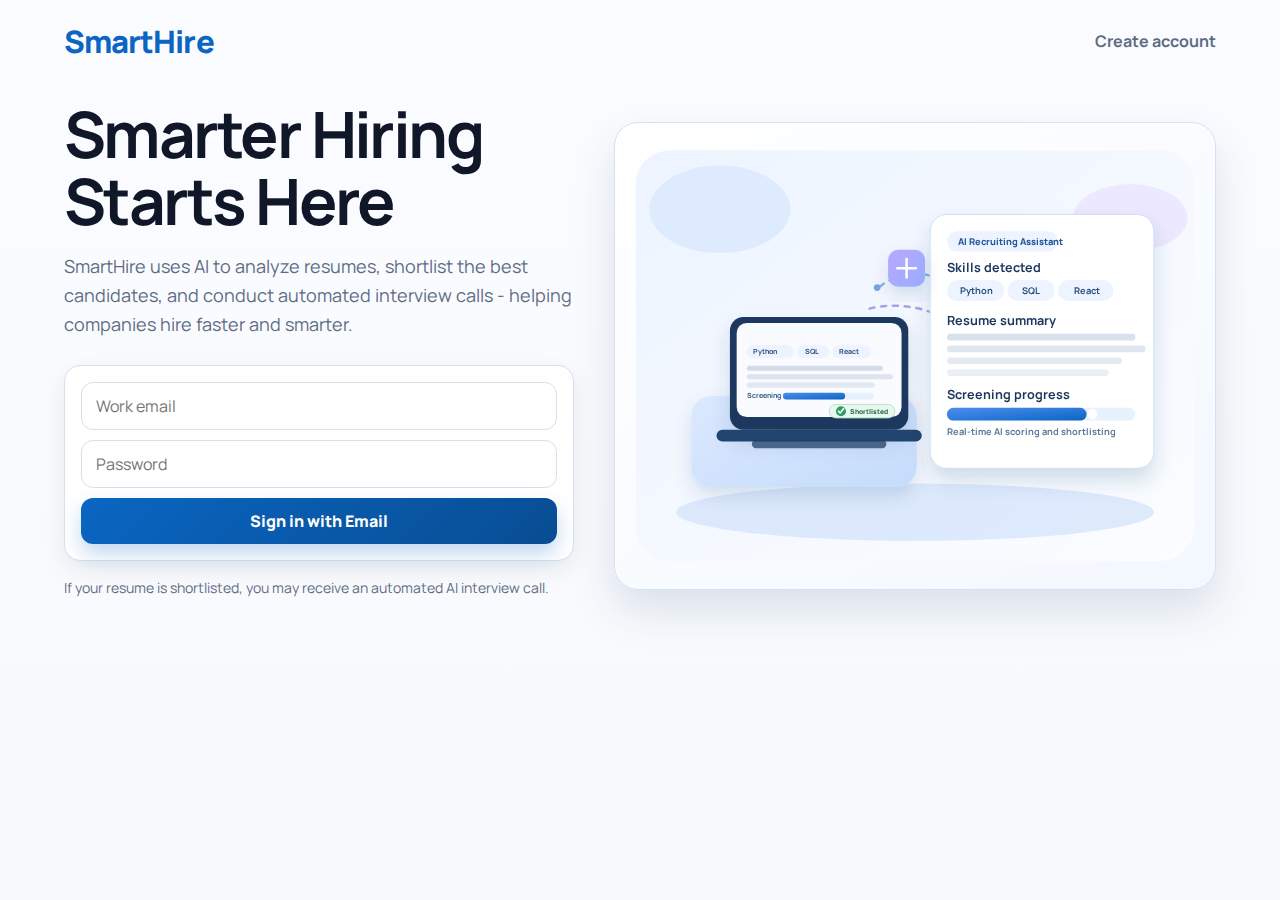
<file: Frontend/index.html>
<!DOCTYPE html>
<html lang="en">
<head>
    <meta charset="UTF-8">
    <meta name="viewport" content="width=device-width, initial-scale=1.0">
    <title>SmartHire - Login</title>
    <link rel="stylesheet" href="css/landing.css">
</head>
<body>
<header class="nav">
    <a href="index.html" class="logo">SmartHire</a>
    <a href="register.html" class="nav-link">Create account</a>
</header>

<main class="hero">
    <section class="hero-copy">
        <h1>Smarter Hiring Starts Here</h1>
        <p class="description">SmartHire uses AI to analyze resumes, shortlist the best candidates, and conduct automated interview calls - helping companies hire faster and smarter.</p>

        <form id="loginForm" class="login-card">
            <input type="email" id="email" placeholder="Work email" required>
            <input type="password" id="password" placeholder="Password" required>
            <button type="submit">Sign in with Email</button>
        </form>

        <p class="foot-note">If your resume is shortlisted, you may receive an automated AI interview call.</p>
    </section>

    <section class="hero-visual" aria-hidden="true">
        <div class="visual-wrap">
            <svg viewBox="0 0 680 520" role="presentation">
                <defs>
                    <linearGradient id="canvasBg" x1="0" y1="0" x2="1" y2="1">
                        <stop offset="0%" stop-color="#edf4ff" />
                        <stop offset="100%" stop-color="#fbfdff" />
                    </linearGradient>
                    <linearGradient id="primaryGrad" x1="0" y1="0" x2="1" y2="1">
                        <stop offset="0%" stop-color="#4e8ef0" />
                        <stop offset="100%" stop-color="#0a66c2" />
                    </linearGradient>
                    <linearGradient id="softViolet" x1="0" y1="0" x2="1" y2="1">
                        <stop offset="0%" stop-color="#b8a9ff" />
                        <stop offset="100%" stop-color="#98adff" />
                    </linearGradient>
                    <linearGradient id="deskGrad" x1="0" y1="0" x2="1" y2="1">
                        <stop offset="0%" stop-color="#dce9ff" />
                        <stop offset="100%" stop-color="#c5dcfb" />
                    </linearGradient>
                    <filter id="softShadow" x="-40%" y="-40%" width="180%" height="180%">
                        <feDropShadow dx="0" dy="10" stdDeviation="10" flood-color="#123a73" flood-opacity="0.14" />
                    </filter>
                    <filter id="cardShadow" x="-40%" y="-40%" width="180%" height="180%">
                        <feDropShadow dx="0" dy="14" stdDeviation="12" flood-color="#0f3a76" flood-opacity="0.16" />
                    </filter>
                </defs>
                <rect x="8" y="16" width="664" height="488" rx="40" fill="url(#canvasBg)" />
                <ellipse cx="108" cy="86" rx="84" ry="52" fill="#deebff" />
                <ellipse cx="596" cy="96" rx="68" ry="40" fill="#ece8ff" />
                <ellipse cx="340" cy="446" rx="284" ry="34" fill="#d4e3fb" opacity="0.76" />

                <g opacity="0.82">
                    <path d="M298 178c24-20 64-20 86 0" fill="none" stroke="#75a6ea" stroke-width="3" stroke-linecap="round" stroke-dasharray="6 8" />
                    <path d="M286 204c30-8 70-2 96 16" fill="none" stroke="#988fe8" stroke-width="3" stroke-linecap="round" stroke-dasharray="6 8" />
                    <circle cx="295" cy="179" r="4" fill="#5b92e0" />
                    <circle cx="381" cy="220" r="4" fill="#8b80dd" />
                </g>

                <g filter="url(#softShadow)">
                    <rect x="74" y="308" width="268" height="108" rx="24" fill="url(#deskGrad)" />
                </g>

                <g filter="url(#cardShadow)">
                    <rect x="120" y="214" width="212" height="134" rx="16" fill="#1f385f" />
                    <rect x="128" y="221" width="196" height="112" rx="12" fill="#f9fbff" />
                    <rect x="140" y="247" width="56" height="16" rx="8" fill="#edf4ff" />
                    <rect x="200" y="247" width="38" height="16" rx="8" fill="#edf4ff" />
                    <rect x="242" y="247" width="46" height="16" rx="8" fill="#edf4ff" />
                    <text x="147" y="258" font-family="Manrope, Segoe UI, sans-serif" font-size="8.5" fill="#2b4f7f" font-weight="700">Python</text>
                    <text x="209" y="258" font-family="Manrope, Segoe UI, sans-serif" font-size="8.5" fill="#2b4f7f" font-weight="700">SQL</text>
                    <text x="250" y="258" font-family="Manrope, Segoe UI, sans-serif" font-size="8.5" fill="#2b4f7f" font-weight="700">React</text>

                    <rect x="140" y="272" width="162" height="6" rx="3" fill="#9cb0cd" opacity="0.4" />
                    <rect x="140" y="282" width="174" height="6" rx="3" fill="#9cb0cd" opacity="0.3" />
                    <rect x="140" y="292" width="152" height="6" rx="3" fill="#9cb0cd" opacity="0.25" />

                    <text x="140" y="310" font-family="Manrope, Segoe UI, sans-serif" font-size="8.5" fill="#325885" font-weight="700">Screening</text>
                    <rect x="183" y="304" width="108" height="8" rx="4" fill="#e7f0fe" />
                    <rect x="183" y="304" width="74" height="8" rx="4" fill="url(#primaryGrad)" />

                    <rect x="238" y="318" width="78" height="16" rx="8" fill="#e9f8ef" stroke="#b5ddc5" />
                    <circle cx="252" cy="326" r="6" fill="#2e9d66" />
                    <path d="M249 326l2 2 4-5" fill="none" stroke="#ffffff" stroke-width="1.9" stroke-linecap="round" stroke-linejoin="round" />
                    <text x="263" y="329" font-family="Manrope, Segoe UI, sans-serif" font-size="8" fill="#216943" font-weight="800">Shortlisted</text>
                </g>

                <g>
                    <rect x="104" y="348" width="244" height="14" rx="7" fill="#21456e" />
                    <rect x="146" y="360" width="160" height="10" rx="5" fill="#1e3f66" opacity="0.75" />
                </g>

                <g filter="url(#cardShadow)">
                    <rect x="358" y="92" width="266" height="302" rx="20" fill="#ffffff" stroke="#c6d8f6" />
                    <rect x="378" y="112" width="132" height="24" rx="12" fill="#eef4ff" />
                    <text x="391" y="128" font-family="Manrope, Segoe UI, sans-serif" font-size="11" fill="#23589b" font-weight="800">AI Recruiting Assistant</text>

                    <text x="378" y="160" font-family="Manrope, Segoe UI, sans-serif" font-size="15" fill="#1b365d" font-weight="700">Skills detected</text>
                    <rect x="378" y="170" width="68" height="25" rx="12.5" fill="#edf4ff" />
                    <rect x="450" y="170" width="56" height="25" rx="12.5" fill="#edf4ff" />
                    <rect x="510" y="170" width="66" height="25" rx="12.5" fill="#edf4ff" />
                    <text x="394" y="187" font-family="Manrope, Segoe UI, sans-serif" font-size="11" fill="#2b4f7f" font-weight="700">Python</text>
                    <text x="467" y="187" font-family="Manrope, Segoe UI, sans-serif" font-size="11" fill="#2b4f7f" font-weight="700">SQL</text>
                    <text x="529" y="187" font-family="Manrope, Segoe UI, sans-serif" font-size="11" fill="#2b4f7f" font-weight="700">React</text>

                    <text x="378" y="224" font-family="Manrope, Segoe UI, sans-serif" font-size="15" fill="#1b365d" font-weight="700">Resume summary</text>
                    <rect x="378" y="234" width="224" height="8" rx="4" fill="#97adca" opacity="0.36" />
                    <rect x="378" y="248" width="236" height="8" rx="4" fill="#97adca" opacity="0.3" />
                    <rect x="378" y="262" width="208" height="8" rx="4" fill="#97adca" opacity="0.25" />
                    <rect x="378" y="276" width="192" height="8" rx="4" fill="#97adca" opacity="0.2" />

                    <text x="378" y="312" font-family="Manrope, Segoe UI, sans-serif" font-size="15" fill="#1b365d" font-weight="700">Screening progress</text>
                    <rect x="378" y="322" width="224" height="15" rx="7.5" fill="#e8f1fe" />
                    <rect x="378" y="322" width="166" height="15" rx="7.5" fill="url(#primaryGrad)" />
                    <circle cx="551" cy="329.5" r="6" fill="#ffffff" />
                    <text x="378" y="354" font-family="Manrope, Segoe UI, sans-serif" font-size="11" fill="#5d769a" font-weight="700">Real-time AI scoring and shortlisting</text>
                </g>

                <g filter="url(#softShadow)">
                    <rect x="308" y="134" width="44" height="44" rx="12" fill="url(#softViolet)" />
                    <path d="M330 145v22M319 156h22" stroke="#ffffff" stroke-width="3" stroke-linecap="round" />
                </g>
            </svg>
        </div>
    </section>
</main>

<script src="js/auth.js"></script>
</body>
</html>
</file>
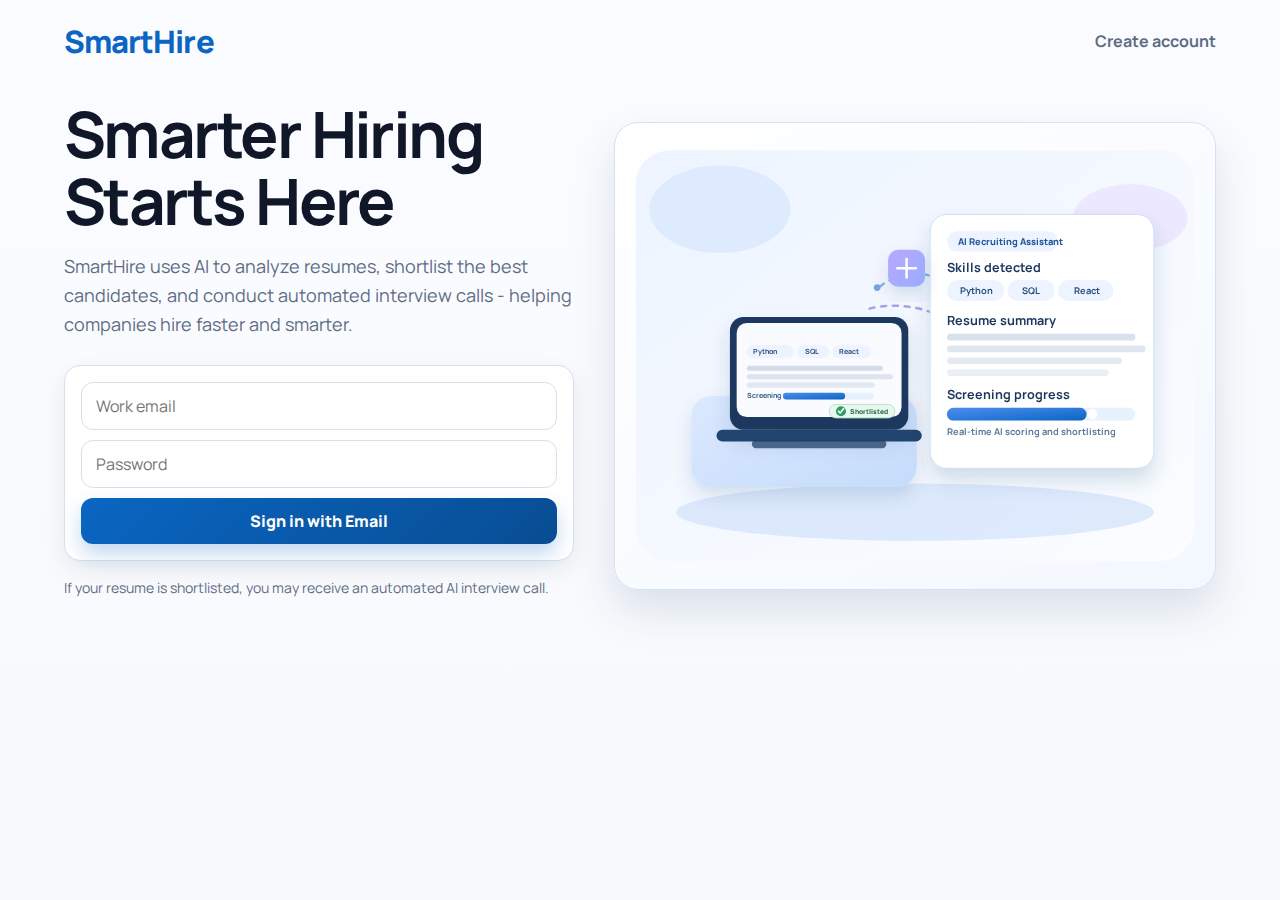
<file: Frontend/admin-dashboard.html>
<!DOCTYPE html>
<html lang="en">
<head>
    <meta charset="UTF-8">
    <title>SmartHire - Admin Dashboard</title>
    <link rel="stylesheet" href="css/dashboard.css">
</head>
<body>

<script>
    const token = localStorage.getItem("token");
    const role = localStorage.getItem("role");

    if (!token) {
        window.location.href = "index.html";
    } else if ((role || "").toLowerCase() !== "admin") {
        window.location.href = "index.html";
    }
</script>

<header class="navbar">
    <h2>Admin Dashboard</h2>
    <div class="navbar-actions">
        <a class="nav-link-btn" href="jobs.html">Browse Jobs</a>
        <button class="logout-btn" onclick="logout()">Logout</button>
    </div>
</header>

<main class="dashboard-shell">
    <section class="stats-grid" id="adminStats"></section>

    <section class="panel">
        <div class="panel-head">
            <h3>Users by Role</h3>
        </div>
        <div id="usersByRole" class="stack-list"></div>
    </section>

    <section class="panel">
        <div class="panel-head">
            <h3>Recent Jobs</h3>
        </div>
        <div id="recentJobs" class="stack-list"></div>
    </section>

    <section class="panel">
        <div class="panel-head">
            <h3>Applications by Status</h3>
        </div>
        <div id="applicationsByStatus" class="stack-list"></div>
    </section>

</main>

<script src="js/admin-dashboard.js"></script>
<script>
function logout() {
    localStorage.removeItem("token");
    localStorage.removeItem("role");
    window.location.href = "index.html";
}
</script>
</body>
</html>
</file>
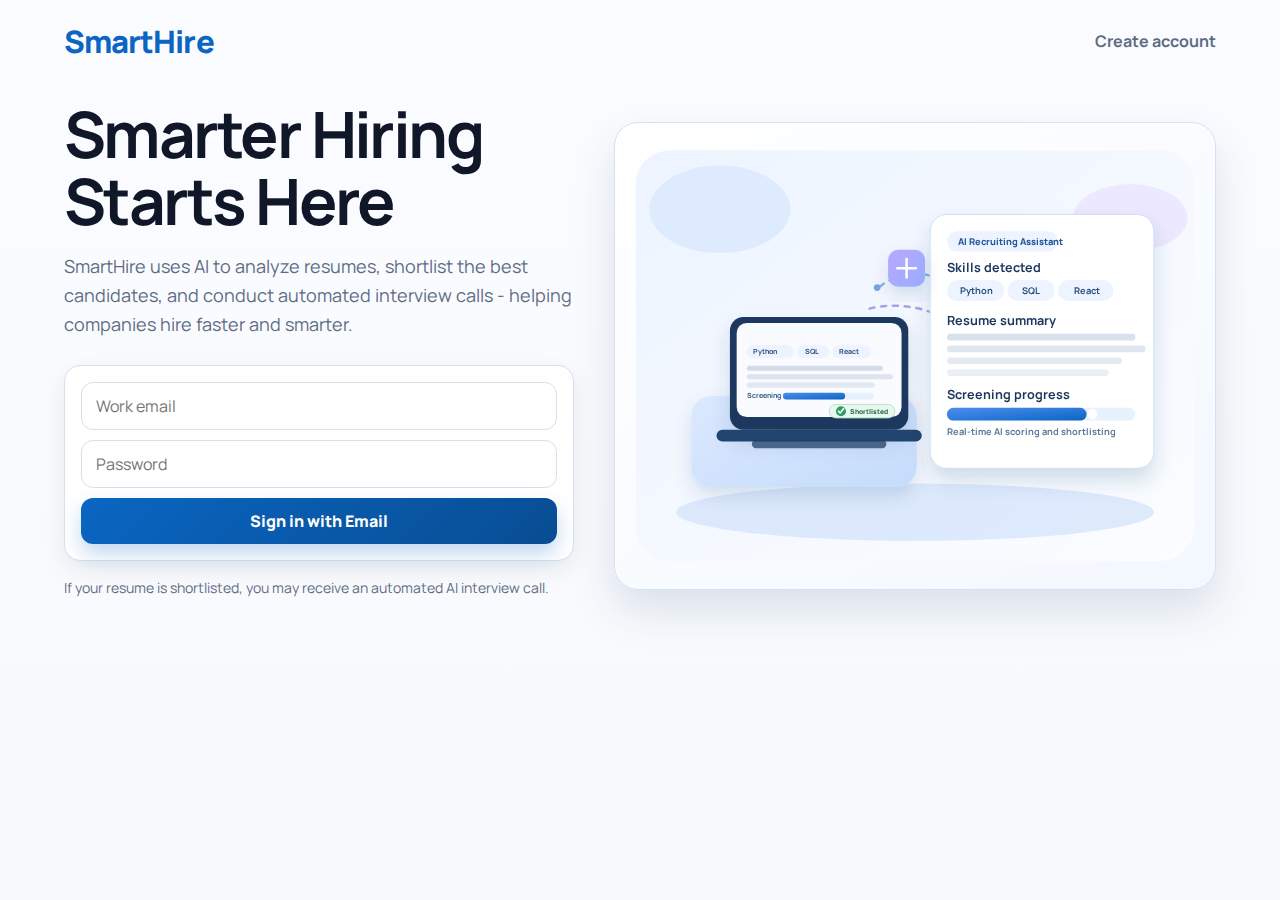
<file: Frontend/admin-users.html>
<!DOCTYPE html>
<html lang="en">
<head>
    <meta charset="UTF-8">
    <title>SmartHire - Users by Role</title>
    <link rel="stylesheet" href="css/dashboard.css">
</head>
<body>

<script>
    const token = localStorage.getItem("token");
    const role = localStorage.getItem("role");

    if (!token) {
        window.location.href = "index.html";
    } else if ((role || "").toLowerCase() !== "admin") {
        window.location.href = "index.html";
    }
</script>

<header class="navbar">
    <h2 id="rolePageTitle">Users</h2>
    <div class="navbar-actions">
        <a class="nav-link-btn" href="admin-dashboard.html">Back to Dashboard</a>
        <button class="logout-btn" onclick="logout()">Logout</button>
    </div>
</header>

<main class="dashboard-shell">
    <section class="panel">
        <div class="panel-head">
            <h3 id="roleListHeading">Role Users</h3>
            <button id="createAdminBtn" class="btn-inline" type="button" style="display: none;">Create Admin</button>
        </div>
        <div id="roleUsersList" class="stack-list"></div>
    </section>

    <section class="panel" id="createAdminPanel" style="display: none;">
        <div class="panel-head">
            <h3>New Admin</h3>
        </div>
        <form id="createAdminForm" class="grid-form">
            <input id="adminName" type="text" placeholder="Name" required>
            <input id="adminEmail" type="email" placeholder="Email" required>
            <input id="adminPhone" type="text" placeholder="Phone Number" required>
            <input id="adminPassword" type="password" placeholder="Password" required>
            <button class="btn-inline create-submit-btn" type="submit">Create</button>
            <p id="createAdminMessage" class="empty-state" style="display: none;"></p>
        </form>
    </section>
</main>

<script src="js/admin-users.js"></script>
<script>
function logout() {
    localStorage.removeItem("token");
    localStorage.removeItem("role");
    window.location.href = "index.html";
}
</script>
</body>
</html>
</file>
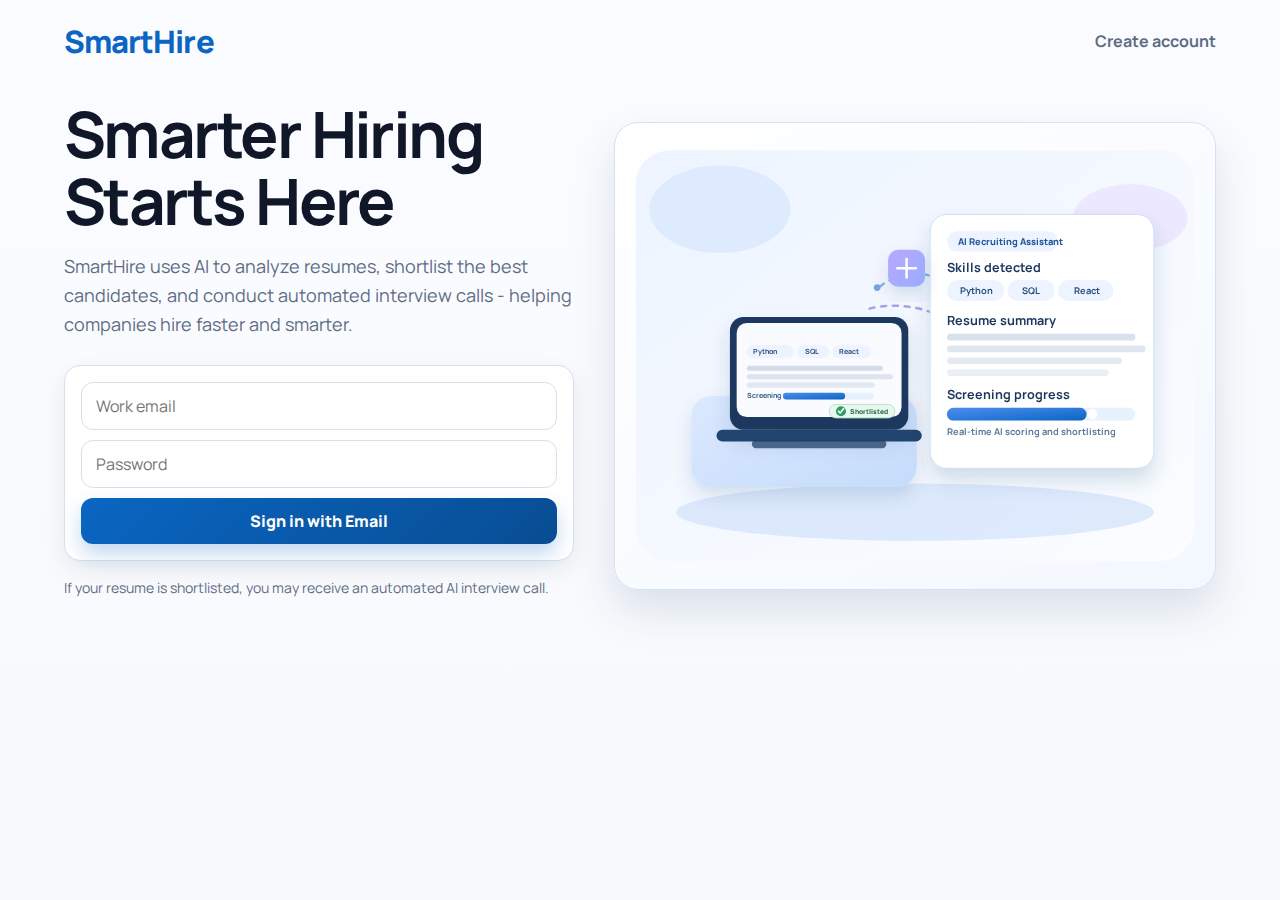
<file: Frontend/dashboard.html>
<!DOCTYPE html>
<html lang="en">
<head>
    <meta charset="UTF-8">
    <title>SmartHire - Dashboard</title>
    <link rel="stylesheet" href="css/dashboard.css">
</head>

<body>

<!-- Auth Check -->
<script>
    const token = localStorage.getItem("token");

    if (!token) {
        window.location.href = "index.html";
    }
</script>

<!-- Navbar -->
<header class="navbar">
    <h2>SmartHire</h2>
    <div class="navbar-actions">
        <a class="nav-link-btn" href="jobs.html">Browse Jobs</a>
        <button class="logout-btn" onclick="logout()">Logout</button>
    </div>
</header>

<div class="dashboard-layout">
    
    <!-- LEFT PROFILE -->
    <div class="profile-card">
        <h3 id="profileName">User Name</h3>
        <p id="profileEmail"></p>
        <button onclick="showApplications()">Applications</button>
        <button onclick="showProfile()">View Profile</button>
        <button onclick="openProfile()">Update Profile</button>
    </div>

    <!-- MIDDLE MAIN CONTENT -->
    <div class="main-content">

        <!-- APPLICATION VIEW -->
        <div id="applicationsView">
            <h2>My Job Applications</h2>
            <div id="applicationsContainer"></div>
        </div>

        <!-- PROFILE VIEW -->
        <div id="profileView" style="display:none;">
            <h2>My Profile</h2>

            <p><b>Full Name:</b> <span id="viewFullName"></span></p>
            <p><b>Email:</b> <span id="viewEmail"></span></p>
            <p><b>Phone Number:</b> <span id="viewPhone"></span></p>
            <p><b>Company:</b> <span id="viewCompany"></span></p>
            <p><b>Experience:</b> <span id="viewExperience"></span></p>
            <p><b>Skills:</b> <span id="viewSkills"></span></p>

        </div>

    </div>


    <!-- RIGHT SIDE -->
    <div class="right-column">
        <div class="right-panel">
            <h3>Application Insights</h3>
            <p><b>Total Applications:</b> <span id="insightTotalApplications">0</span></p>
            <p><b>Shortlisted:</b> <span id="insightShortlisted">0</span></p>
            <p><b>Rejected:</b> <span id="insightRejected">0</span></p>
            <p><b>Interview Scheduled:</b> <span id="insightInterviewScheduled">0</span></p>
        </div>

        <div class="update-panel">
            <h3>SmartHire Update</h3>
            <p>Our AI reviews every application.</p>
            <p>If your resume is shortlisted, you will receive an automated interview call.</p>
            <p><b>Make sure your phone number is active.</b></p>
        </div>
    </div>

</div>

<div id="profileModal" class="modal">
    <div class="modal-content">

        <h3>Update Profile</h3>

        <form id="profileForm">

            <input id="updateFullName" placeholder="Full Name">

            <input id="updateCompany" placeholder="Company Name">

            <select id="updateExperience">
                <option value="">Select Experience</option>
                <option value="fresher">Fresher</option>
                <option value="1 to 3 years">1 to 3 years</option>
                <option value="4 to 8 years">4 to 8 years</option>
                <option value="9 and above">9 and above</option>
            </select>

            <input id="updateSkills" placeholder="Skills">

            <button type="submit">Save</button>
            <button type="button" onclick="closeProfile()">Cancel</button>

        </form>

    </div>
</div>



<script src="js/dashboard.js?v=20260221-3"></script>

<script>
function logout() {
    localStorage.removeItem("token");
    localStorage.removeItem("role");
    window.location.href = "index.html";
}
</script>

</body>
</html>
</file>
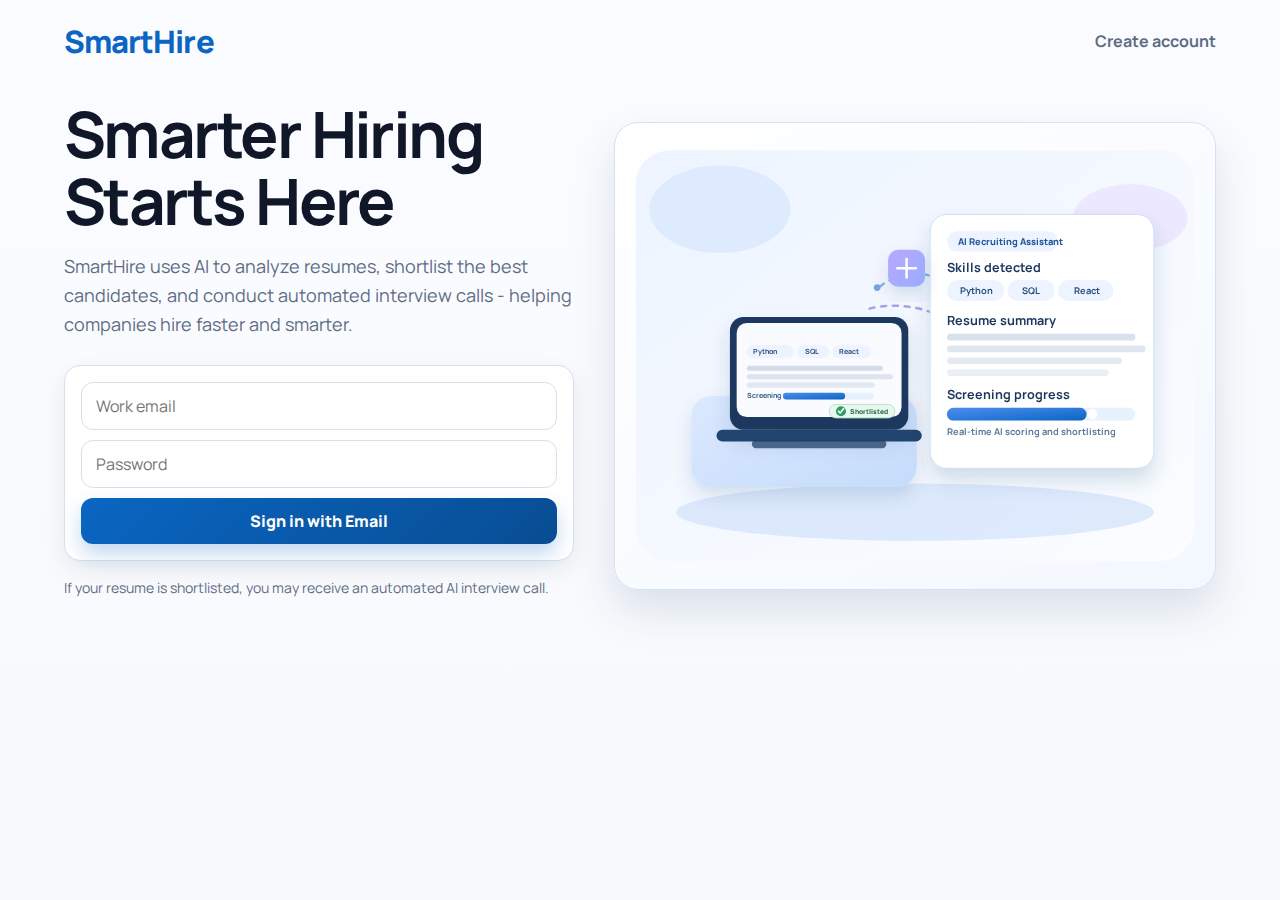
<file: Frontend/job-listing.html>
<!DOCTYPE html>
<html lang="en">
<head>
    <meta charset="UTF-8">
    <title>SmartHire - Job Listing</title>
    <link rel="stylesheet" href="css/dashboard.css">
</head>
<body>

<script>
    const token = localStorage.getItem("token");
    const role = localStorage.getItem("role");

    if (!token) {
        window.location.href = "index.html";
    } else if ((role || "").toLowerCase() !== "recruiter") {
        window.location.href = "index.html";
    }
</script>

<header class="navbar">
    <h2>Job Listing</h2>
    <div class="navbar-actions">
        <a class="nav-link-btn" href="recruiter.html">Dashboard</a>
        <button class="logout-btn" onclick="logout()">Logout</button>
    </div>
</header>

<main class="dashboard-shell">
    <section class="panel">
        <div class="panel-head">
            <h3>Create Job</h3>
        </div>
        <form id="createJobForm" class="grid-form">
            <input id="jobTitle" type="text" placeholder="Job Title" required>
            <input id="jobRole" type="text" placeholder="Role">
            <input id="jobLocation" type="text" placeholder="Location">
            <input id="jobMode" type="text" placeholder="Mode (Remote/Hybrid/Onsite)">
            <input id="jobPackage" type="text" placeholder="Package">
            <input id="jobExperience" type="number" placeholder="Experience Required (Years)">
            <input id="resumeMin" type="number" placeholder="Min Resume Score">
            <input id="interviewMin" type="number" placeholder="Min Interview Score">
            <textarea id="jobDescription" placeholder="Job Description"></textarea>
            <button type="submit">Create Job</button>
        </form>
    </section>

    <section class="panel">
        <div class="panel-head">
            <h3>My Jobs</h3>
        </div>
        <div id="myJobsList" class="stack-list"></div>
    </section>
</main>

<script src="js/job-listing.js"></script>
<script>
function logout() {
    localStorage.removeItem("token");
    localStorage.removeItem("role");
    window.location.href = "index.html";
}
</script>
</body>
</html>
</file>
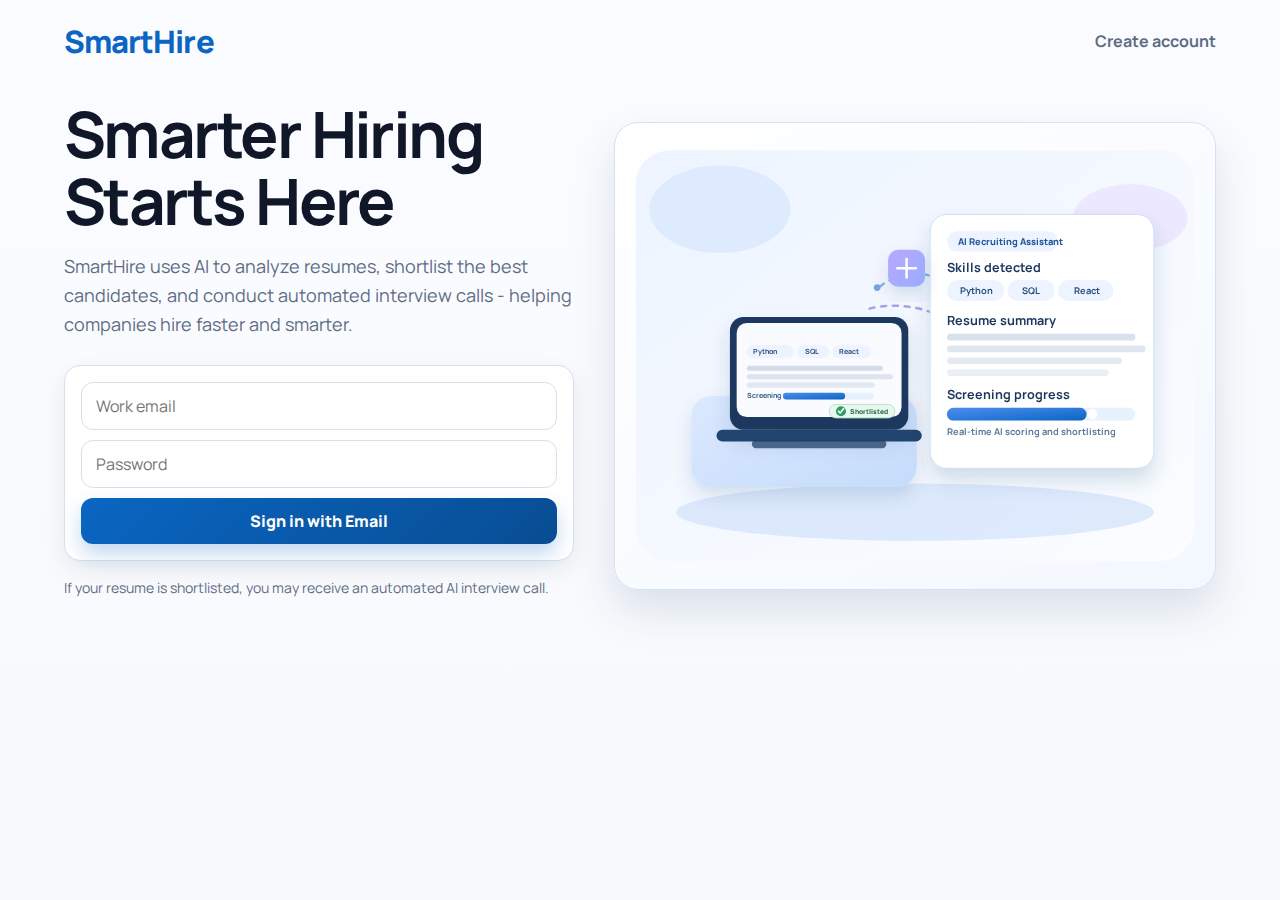
<file: Frontend/jobs.html>
<!DOCTYPE html>
<html lang="en">
<head>
    <meta charset="UTF-8">
    <title>SmartHire - Jobs</title>
    <link rel="stylesheet" href="css/dashboard.css">
</head>

<body>

<!-- Authentication Check -->
<script>
    const token = localStorage.getItem("token");

    if (!token) {
        window.location.href = "index.html";
    }
</script>

<!-- Navbar -->
<header class="navbar">
    <h2>SmartHire</h2>
    <div class="navbar-actions">
        <a id="homeLink" class="nav-link-btn" href="dashboard.html">Home</a>
        <button class="logout-btn" onclick="logout()">Logout</button>
    </div>
</header>

<!-- Jobs Section -->
<div class="jobs-container">
    <h2>Available Jobs</h2>
    <input id="jobSearch" type="text" placeholder="Search by title, role, location, mode">
    <div id="jobsContainer"></div>
</div>

<!-- Load Jobs -->
<script src="js/jobs.js?v=20260221-100"></script>

<!-- Logout Script -->
<script>
function logout() {
    localStorage.removeItem("token");
    localStorage.removeItem("role");
    window.location.href = "index.html";
}
</script>

</body>
</html>
</file>
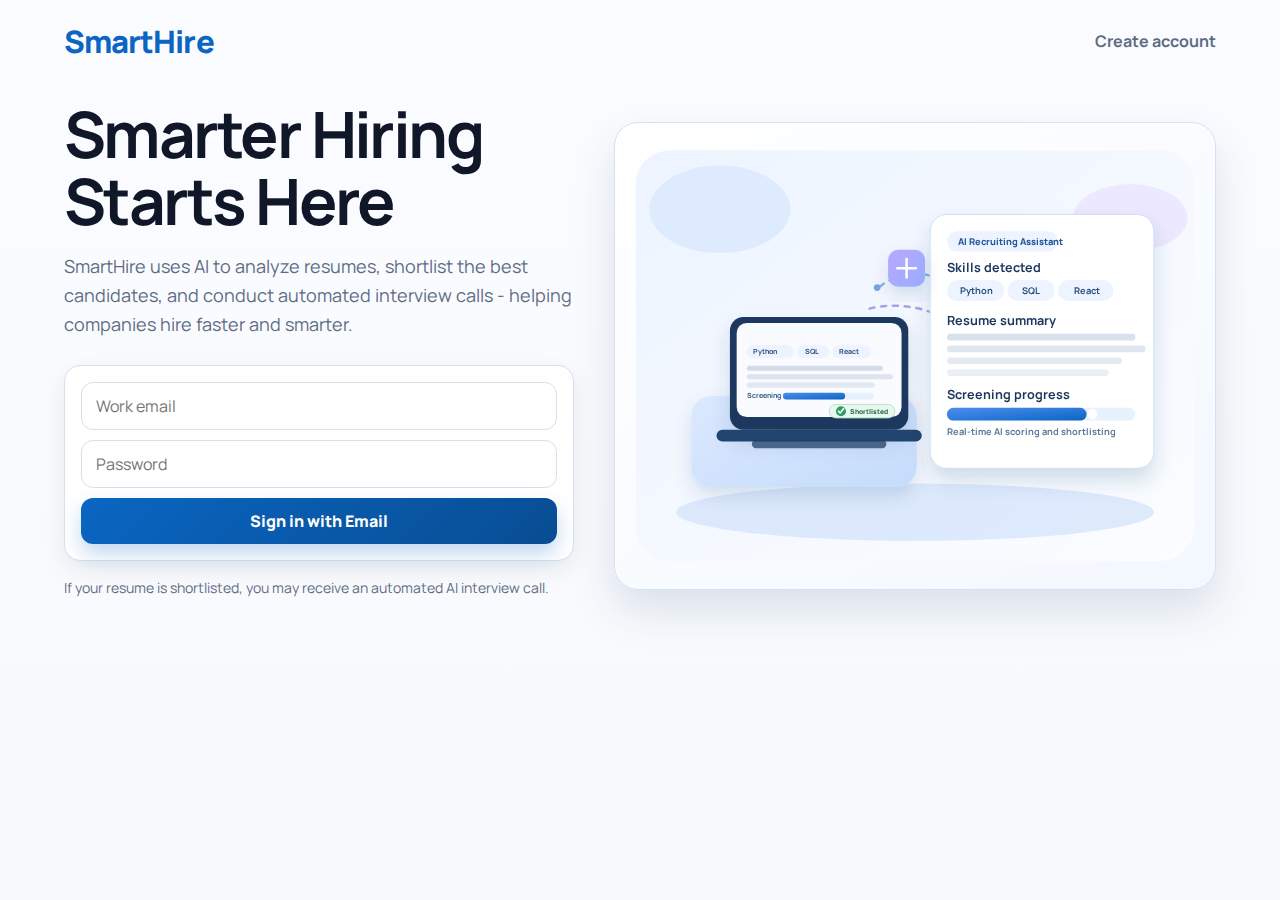
<file: Frontend/recruiter.html>
<!DOCTYPE html>
<html lang="en">
<head>
    <meta charset="UTF-8">
    <title>SmartHire - Recruiter Dashboard</title>
    <link rel="stylesheet" href="css/dashboard.css">
</head>
<body>

<script>
    const token = localStorage.getItem("token");
    const role = localStorage.getItem("role");

    if (!token) {
        window.location.href = "index.html";
    } else if ((role || "").toLowerCase() !== "recruiter") {
        window.location.href = "index.html";
    }
</script>

<header class="navbar">
    <h2>Recruiter Dashboard</h2>
    <div class="navbar-actions">
        <a class="nav-link-btn" href="job-listing.html">Manage Jobs</a>
        <button class="logout-btn" onclick="logout()">Logout</button>
    </div>
</header>

<main class="dashboard-shell">
    <section class="stats-grid" id="recruiterStats"></section>

    <section class="panel">
        <div class="panel-head">
            <h3>My Job Openings</h3>
        </div>
        <div id="recruiterJobs" class="stack-list"></div>
    </section>

    <section class="panel">
        <div class="panel-head">
            <h3>Applicants by Job</h3>
        </div>
        <div id="applicationsByJob" class="stack-list"></div>
    </section>
</main>

<script src="js/recruiter-dashboard.js"></script>
<script>
function logout() {
    localStorage.removeItem("token");
    localStorage.removeItem("role");
    window.location.href = "index.html";
}
</script>
</body>
</html>
</file>
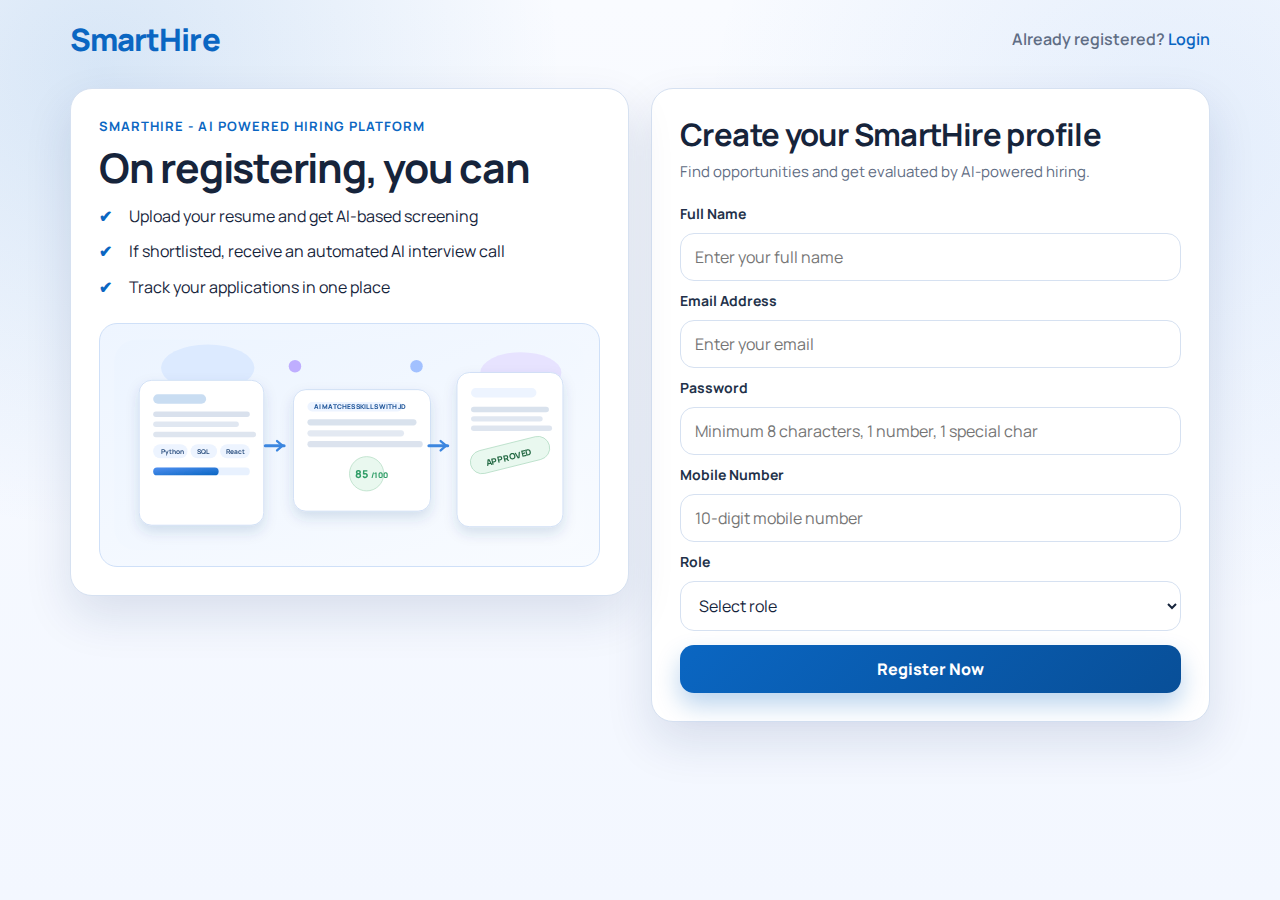
<file: Frontend/register.html>
<!DOCTYPE html>
<html lang="en">
<head>
    <meta charset="UTF-8">
    <meta name="viewport" content="width=device-width, initial-scale=1.0">
    <title>SmartHire - Register</title>
    <link rel="stylesheet" href="css/register.css">
</head>
<body>
<header class="register-nav">
    <a href="index.html" class="register-logo">SmartHire</a>
    <p>Already registered? <a href="index.html">Login</a></p>
</header>

<main class="register-shell">
    <section class="benefits-card">
        <p class="brand-line">SmartHire - AI Powered Hiring Platform</p>
        <h1>On registering, you can</h1>
        <ul>
            <li>Upload your resume and get AI-based screening</li>
            <li>If shortlisted, receive an automated AI interview call</li>
            <li>Track your applications in one place</li>
        </ul>

        <div class="illustration" aria-hidden="true">
            <svg viewBox="0 0 620 290" role="presentation">
                <defs>
                    <linearGradient id="illBg" x1="0" y1="0" x2="1" y2="1">
                        <stop offset="0%" stop-color="#ecf4ff" />
                        <stop offset="100%" stop-color="#f8fbff" />
                    </linearGradient>
                    <linearGradient id="illBlue" x1="0" y1="0" x2="1" y2="1">
                        <stop offset="0%" stop-color="#4f8ff0" />
                        <stop offset="100%" stop-color="#0a66c2" />
                    </linearGradient>
                    <filter id="illShadow" x="-30%" y="-30%" width="160%" height="160%">
                        <feDropShadow dx="0" dy="8" stdDeviation="8" flood-color="#0f3d78" flood-opacity="0.14" />
                    </filter>
                </defs>

                <rect x="8" y="10" width="604" height="270" rx="28" fill="url(#illBg)" />
                <ellipse cx="128" cy="46" rx="60" ry="30" fill="#dceaff" />
                <ellipse cx="530" cy="52" rx="52" ry="26" fill="#e7e3ff" />

                <g filter="url(#illShadow)">
                    <rect x="40" y="62" width="160" height="186" rx="16" fill="#ffffff" stroke="#c8daf4" />
                    <rect x="58" y="80" width="68" height="12" rx="6" fill="#0a66c2" opacity="0.22" />
                    <rect x="58" y="102" width="124" height="7" rx="3.5" fill="#91a9cb" opacity="0.35" />
                    <rect x="58" y="115" width="110" height="7" rx="3.5" fill="#91a9cb" opacity="0.28" />
                    <rect x="58" y="128" width="132" height="7" rx="3.5" fill="#91a9cb" opacity="0.3" />
                    <rect x="58" y="144" width="44" height="18" rx="9" fill="#edf4ff" />
                    <rect x="106" y="144" width="34" height="18" rx="9" fill="#edf4ff" />
                    <rect x="144" y="144" width="38" height="18" rx="9" fill="#edf4ff" />
                    <text x="68" y="157" font-family="Manrope, Segoe UI, sans-serif" font-size="8.5" fill="#2b4f7f" font-weight="700">Python</text>
                    <text x="114" y="157" font-family="Manrope, Segoe UI, sans-serif" font-size="8.5" fill="#2b4f7f" font-weight="700">SQL</text>
                    <text x="151" y="157" font-family="Manrope, Segoe UI, sans-serif" font-size="8.5" fill="#2b4f7f" font-weight="700">React</text>
                    <rect x="58" y="174" width="124" height="10" rx="5" fill="#e8f1fe" />
                    <rect x="58" y="174" width="84" height="10" rx="5" fill="url(#illBlue)" />
                </g>

                <g filter="url(#illShadow)">
                    <rect x="238" y="74" width="176" height="156" rx="16" fill="#ffffff" stroke="#c8daf4" />
                    <rect x="256" y="90" width="122" height="12" rx="6" fill="#edf4ff" />
                    <text x="265" y="99" font-family="Manrope, Segoe UI, sans-serif" font-size="8.5" fill="#23589b" font-weight="800">AI MATCHES SKILLS WITH JD</text>
                    <rect x="256" y="112" width="140" height="8" rx="4" fill="#91a9cb" opacity="0.34" />
                    <rect x="256" y="126" width="124" height="8" rx="4" fill="#91a9cb" opacity="0.26" />
                    <rect x="256" y="140" width="148" height="8" rx="4" fill="#91a9cb" opacity="0.32" />
                    <circle cx="332" cy="182" r="22" fill="#e9f8ef" stroke="#b5ddc5" />
                    <text x="317" y="187" font-family="Manrope, Segoe UI, sans-serif" font-size="14" fill="#2e9d66" font-weight="800">85</text>
                    <text x="338" y="187" font-family="Manrope, Segoe UI, sans-serif" font-size="10" fill="#2e9d66" font-weight="800">/100</text>
                </g>

                <g filter="url(#illShadow)">
                    <rect x="448" y="52" width="136" height="198" rx="16" fill="#ffffff" stroke="#c8daf4" />
                    <rect x="466" y="72" width="84" height="12" rx="6" fill="#edf4ff" />
                    <rect x="466" y="96" width="100" height="7" rx="3.5" fill="#91a9cb" opacity="0.34" />
                    <rect x="466" y="108" width="92" height="7" rx="3.5" fill="#91a9cb" opacity="0.28" />
                    <rect x="466" y="120" width="104" height="7" rx="3.5" fill="#91a9cb" opacity="0.3" />
                    <rect x="462" y="156" width="104" height="30" rx="15" transform="rotate(-14 462 156)" fill="#e9f8ef" stroke="#b5ddc5" />
                    <text x="486" y="172" transform="rotate(-14 486 172)" font-family="Manrope, Segoe UI, sans-serif" font-size="11" fill="#236943" font-weight="800">APPROVED</text>
                </g>

                <path d="M202 146h24" stroke="#3c86df" stroke-width="4" stroke-linecap="round" />
                <path d="M412 146h24" stroke="#3c86df" stroke-width="4" stroke-linecap="round" />
                <path d="M224 146l-7-6m7 6l-7 6" stroke="#3c86df" stroke-width="3" stroke-linecap="round" />
                <path d="M434 146l-7-6m7 6l-7 6" stroke="#3c86df" stroke-width="3" stroke-linecap="round" />

                <circle cx="240" cy="44" r="8" fill="#b39cff" opacity="0.8" />
                <circle cx="396" cy="44" r="8" fill="#8fb3ff" opacity="0.8" />
            </svg>
        </div>
    </section>

    <section class="form-card">
        <h2>Create your SmartHire profile</h2>
        <p class="sub">Find opportunities and get evaluated by AI-powered hiring.</p>

        <form id="registerForm">
            <label for="name">Full Name</label>
            <input type="text" id="name" placeholder="Enter your full name" required>

            <label for="email">Email Address</label>
            <input type="email" id="email" placeholder="Enter your email" required>

            <label for="password">Password</label>
            <input type="password" id="password" placeholder="Minimum 8 characters, 1 number, 1 special char" required>

            <label for="phone">Mobile Number</label>
            <input type="tel" id="phone" placeholder="10-digit mobile number" inputmode="numeric" maxlength="10" required>

            <label for="role">Role</label>
            <select id="role" required>
                <option value="">Select role</option>
                <option value="candidate">Candidate</option>
                <option value="recruiter">Recruiter</option>
            </select>

            <button type="submit">Register Now</button>
        </form>
    </section>
</main>

<script src="js/register.js"></script>
</body>
</html>
</file>
<file: Frontend/css/landing.css>
@import url("https://fonts.googleapis.com/css2?family=Manrope:wght@400;500;600;700;800&display=swap");

:root {
    --bg: #f7f9fc;
    --ink: #0f1728;
    --muted: #5d6c84;
    --line: #d8e0ec;
    --brand: #0a66c2;
    --brand-strong: #084d93;
    --surface: #ffffff;
    --radius: 16px;
    --shadow-sm: 0 8px 24px rgba(16, 35, 68, 0.08);
    --shadow-md: 0 16px 40px rgba(16, 35, 68, 0.12);
}

*,
*::before,
*::after {
    box-sizing: border-box;
}

html,
body {
    margin: 0;
    min-height: 100%;
}

body {
    font-family: "Manrope", "Segoe UI", sans-serif;
    color: var(--ink);
    background: linear-gradient(180deg, #fbfcff 0%, var(--bg) 100%);
}

a {
    color: inherit;
    text-decoration: none;
}

.nav {
    max-width: 1200px;
    margin: 0 auto;
    padding: 20px 24px;
    display: flex;
    align-items: center;
    justify-content: space-between;
}

.logo {
    font-size: 31px;
    font-weight: 800;
    letter-spacing: -0.03em;
    color: var(--brand);
}

.nav-link {
    font-weight: 700;
    color: var(--muted);
    transition: color 0.2s ease;
}

.nav-link:hover {
    color: var(--ink);
}

.hero {
    max-width: 1200px;
    margin: 0 auto;
    padding: 18px 24px 40px;
    display: grid;
    grid-template-columns: minmax(320px, 510px) minmax(360px, 1fr);
    gap: 40px;
    align-items: center;
}

.hero-copy h1 {
    margin: 0;
    font-size: clamp(40px, 5.2vw, 64px);
    line-height: 1.05;
    letter-spacing: -0.04em;
}

.description {
    margin: 18px 0 0;
    font-size: 18px;
    line-height: 1.6;
    color: var(--muted);
}

.login-card {
    margin-top: 26px;
    background: var(--surface);
    border: 1px solid var(--line);
    border-radius: var(--radius);
    box-shadow: var(--shadow-sm);
    padding: 16px;
    display: grid;
    gap: 10px;
}

.login-card input {
    width: 100%;
    border: 1px solid var(--line);
    border-radius: 12px;
    padding: 12px 14px;
    font: inherit;
    color: var(--ink);
    background: #fff;
    outline: none;
    transition: border-color 0.2s ease, box-shadow 0.2s ease;
}

.login-card input:focus {
    border-color: rgba(10, 102, 194, 0.56);
    box-shadow: 0 0 0 4px rgba(10, 102, 194, 0.14);
}

.login-card button {
    width: 100%;
    border: 0;
    border-radius: 12px;
    padding: 12px 16px;
    font: inherit;
    font-weight: 800;
    color: #fff;
    background: linear-gradient(135deg, var(--brand) 0%, var(--brand-strong) 100%);
    cursor: pointer;
    box-shadow: 0 10px 20px rgba(10, 102, 194, 0.25);
    transition: transform 0.14s ease, filter 0.2s ease, box-shadow 0.2s ease;
}

.login-card button:hover {
    transform: translateY(-1px);
    filter: brightness(1.02);
    box-shadow: 0 14px 24px rgba(10, 102, 194, 0.28);
}

.foot-note {
    margin-top: 16px;
    color: var(--muted);
    font-size: 14px;
    line-height: 1.5;
}

.hero-visual {
    display: flex;
    justify-content: center;
    align-items: center;
}

.visual-wrap {
    width: min(700px, 100%);
    background: linear-gradient(145deg, rgba(255, 255, 255, 0.98) 0%, rgba(243, 248, 255, 0.95) 100%);
    border: 1px solid #d4e1f5;
    border-radius: 24px;
    box-shadow: 0 20px 44px rgba(19, 55, 108, 0.13), inset 0 1px 0 rgba(255, 255, 255, 0.9);
    padding: 14px;
    overflow: hidden;
}

.visual-wrap svg {
    display: block;
    width: 100%;
    height: auto;
}

@media (max-width: 1000px) {
    .hero {
        grid-template-columns: 1fr;
        gap: 24px;
    }

    .hero-copy h1 {
        font-size: clamp(36px, 10vw, 52px);
    }
}

@media (max-width: 640px) {
    .nav {
        padding: 16px;
    }

    .logo {
        font-size: 27px;
    }

    .hero {
        padding: 8px 16px 24px;
    }

    .description {
        font-size: 16px;
    }
}
</file>
<file: Frontend/css/dashboard.css>
@import url("https://fonts.googleapis.com/css2?family=Manrope:wght@400;500;600;700;800&display=swap");

:root {
    --bg: #f3f7ff;
    --surface: #ffffff;
    --ink: #16243b;
    --muted: #5f6d84;
    --line: #d6e1f1;
    --line-strong: #bfd0ea;
    --brand: #0a66c2;
    --brand-2: #084f98;
    --ok: #2d8c5f;
    --danger: #bd3b4b;
    --warning: #9b6a2a;
    --shadow-sm: 0 8px 24px rgba(14, 45, 95, 0.08);
    --shadow-md: 0 20px 48px rgba(14, 45, 95, 0.12);
}

*,
*::before,
*::after {
    box-sizing: border-box;
}

html,
body {
    min-height: 100%;
}

body {
    margin: 0;
    font-family: "Manrope", "Segoe UI", sans-serif;
    color: var(--ink);
    background: radial-gradient(circle at 8% 8%, rgba(10, 102, 194, 0.12), transparent 32%),
                radial-gradient(circle at 92% 16%, rgba(41, 120, 220, 0.08), transparent 34%),
                linear-gradient(180deg, #f9fbff 0%, var(--bg) 100%);
}

a {
    color: var(--brand);
    text-decoration: none;
}

a:hover {
    text-decoration: underline;
}

h2,
h3,
h4,
p {
    margin: 0;
}

.navbar {
    max-width: 1240px;
    margin: 14px auto 0;
    padding: 14px 18px;
    border: 1px solid var(--line);
    border-radius: 16px;
    background: rgba(255, 255, 255, 0.92);
    backdrop-filter: blur(10px);
    box-shadow: var(--shadow-sm);
    display: flex;
    align-items: center;
    justify-content: space-between;
    gap: 12px;
}

.navbar h2 {
    font-size: 29px;
    letter-spacing: -0.03em;
}

.navbar-actions {
    display: flex;
    align-items: center;
    gap: 10px;
}

button {
    border: 0;
    border-radius: 12px;
    padding: 11px 14px;
    font: inherit;
    font-weight: 700;
    color: #fff;
    background: linear-gradient(135deg, var(--brand) 0%, var(--brand-2) 100%);
    cursor: pointer;
    box-shadow: 0 10px 20px rgba(10, 102, 194, 0.24);
    transition: transform 0.14s ease, filter 0.2s ease, box-shadow 0.2s ease;
}

button:hover {
    transform: translateY(-1px);
    filter: brightness(1.03);
    box-shadow: 0 14px 24px rgba(10, 102, 194, 0.3);
}

.nav-link-btn {
    display: inline-flex;
    align-items: center;
    justify-content: center;
    min-width: 120px;
    border-radius: 999px;
    border: 1px solid rgba(10, 102, 194, 0.3);
    background: rgba(10, 102, 194, 0.08);
    color: var(--brand);
    padding: 10px 16px;
    font-weight: 700;
    transition: background 0.2s ease, border-color 0.2s ease;
}

.nav-link-btn:hover {
    text-decoration: none;
    background: rgba(10, 102, 194, 0.14);
    border-color: rgba(10, 102, 194, 0.45);
}

.logout-btn {
    width: auto;
    min-width: 92px;
}

.dashboard-layout {
    max-width: 1240px;
    margin: 16px auto 24px;
    padding: 0 4px;
    display: grid;
    grid-template-columns: 280px minmax(0, 1fr) 300px;
    gap: 14px;
}

.dashboard-shell {
    max-width: 1240px;
    margin: 16px auto 24px;
    padding: 0 4px;
    display: grid;
    gap: 14px;
}

.jobs-container {
    max-width: 1240px;
    margin: 16px auto 24px;
    padding: 18px;
}

.jobs-container h2 {
    font-size: 32px;
    letter-spacing: -0.03em;
    margin-bottom: 10px;
}

#jobSearch {
    margin-top: 2px;
}

#jobsContainer {
    margin-top: 14px;
    display: grid;
    gap: 12px;
}

.profile-card,
.main-content,
.right-panel,
.update-panel,
.panel,
.jobs-container,
.modal-content,
.job-card,
.application-card,
.stat-card,
.list-card {
    background: var(--surface);
    border: 1px solid var(--line);
    border-radius: 16px;
    box-shadow: var(--shadow-sm);
}

.profile-card,
.main-content,
.right-panel,
.update-panel,
.panel {
    padding: 16px;
}

.profile-card,
.right-column {
    position: sticky;
    top: 14px;
    height: fit-content;
}

.right-column {
    display: grid;
    gap: 12px;
}

.profile-card h3,
.right-panel h3,
.update-panel h3,
.panel h3 {
    margin-bottom: 8px;
}

.profile-card p,
.right-panel p,
.update-panel p,
.application-card p,
.list-card p,
.empty-state {
    color: var(--muted);
}

.profile-card button + button {
    margin-top: 8px;
}

.profile-card button {
    width: 100%;
    min-height: 54px;
    padding: 14px 18px;
    font-size: 20px;
    border-radius: 14px;
}

.application-card {
    margin-top: 10px;
    padding: 12px 14px;
}

.job-card {
    padding: 16px;
    border-left: 4px solid rgba(10, 102, 194, 0.4);
    transition: border-color 0.2s ease, box-shadow 0.2s ease, transform 0.14s ease;
}

.job-card:hover {
    border-color: rgba(10, 102, 194, 0.8);
    box-shadow: var(--shadow-md);
    transform: translateY(-1px);
}

.job-card h3 {
    margin-bottom: 6px;
}

.job-card p {
    margin-bottom: 10px;
    color: var(--muted);
}

.job-meta {
    display: flex;
    flex-wrap: wrap;
    gap: 8px;
    margin-bottom: 10px;
}

.job-meta span {
    padding: 5px 10px;
    border-radius: 999px;
    border: 1px solid #bfd0ea;
    background: #eef5ff;
    color: #2a4f7f;
    font-size: 12px;
    font-weight: 700;
}

.job-card button {
    width: auto;
    min-width: 110px;
}

.status-chip {
    display: inline-block;
    padding: 4px 8px;
    border-radius: 999px;
    font-size: 12px;
    font-weight: 700;
    border: 1px solid var(--line);
    background: #f2f6fd;
    color: #2f4c75;
}

.status-rejected,
.status-failed,
.status-busy {
    background: #ffecef;
    border-color: #f0bbc4;
    color: var(--danger);
}

.status-shortlisted,
.status-selected,
.status-hired {
    background: #ebf8f0;
    border-color: #b9e0c9;
    color: var(--ok);
}

.status-interview_in_progress,
.status-interview_scheduled,
.status-interview_pending {
    background: #edf4ff;
    border-color: #bfd4f2;
    color: #285b9f;
}

.status-no_answer {
    background: #fff4e7;
    border-color: #edd1ab;
    color: var(--warning);
}

.stats-grid {
    display: grid;
    grid-template-columns: repeat(auto-fit, minmax(170px, 1fr));
    gap: 10px;
}

.stat-card {
    padding: 14px;
}

.stat-card p {
    margin-bottom: 6px;
}

.stat-card h3 {
    font-size: 28px;
    letter-spacing: -0.03em;
}

.panel-head {
    display: flex;
    align-items: center;
    justify-content: space-between;
    margin-bottom: 10px;
}

.stack-list {
    display: grid;
    gap: 10px;
}

.grid-form {
    display: grid;
    grid-template-columns: repeat(2, minmax(0, 1fr));
    gap: 10px;
}

.grid-form textarea,
.grid-form button {
    grid-column: 1 / -1;
}

.list-card {
    padding: 12px;
}

.list-card h4 {
    margin-bottom: 4px;
}

.role-link {
    color: inherit;
}

.role-link:hover {
    text-decoration: none;
}

.role-card:hover {
    border-color: var(--line-strong);
    box-shadow: var(--shadow-md);
}

.score-row {
    margin-top: 8px;
    padding-top: 8px;
    border-top: 1px solid var(--line);
}

.status-controls {
    display: flex;
    gap: 8px;
    align-items: center;
    margin-top: 8px;
}

input,
select,
textarea {
    width: 100%;
    border: 1px solid var(--line);
    border-radius: 12px;
    padding: 11px 13px;
    background: #fff;
    font: inherit;
    color: var(--ink);
    outline: none;
    transition: border-color 0.2s ease, box-shadow 0.2s ease;
}

input:focus,
select:focus,
textarea:focus {
    border-color: rgba(10, 102, 194, 0.56);
    box-shadow: 0 0 0 4px rgba(10, 102, 194, 0.14);
}

textarea {
    min-height: 120px;
    resize: vertical;
}

.status-controls select {
    width: auto;
    min-width: 180px;
}

.status-controls button,
.btn-inline,
.create-submit-btn {
    width: auto;
}

.empty-state {
    border: 1px dashed var(--line-strong);
    border-radius: 12px;
    padding: 10px;
    background: #f9fbff;
}

.modal {
    display: none;
    position: fixed;
    inset: 0;
    z-index: 1000;
    background: rgba(10, 22, 44, 0.5);
    backdrop-filter: blur(4px);
    padding: 16px;
    align-items: center;
    justify-content: center;
}

.modal-content {
    width: 100%;
    max-width: 460px;
    padding: 18px;
    box-shadow: var(--shadow-md);
}

#profileForm {
    display: grid;
    gap: 12px;
}

.modal-content button[type="button"] {
    margin-top: 8px;
    background: linear-gradient(135deg, #6d7f98 0%, #5b6c83 100%);
    box-shadow: 0 10px 20px rgba(64, 82, 106, 0.26);
}

pre {
    margin: 0;
    white-space: pre-wrap;
}

@media (max-width: 1140px) {
    .dashboard-layout {
        grid-template-columns: 1fr;
    }

    .profile-card,
    .right-column {
        position: static;
    }
}

@media (max-width: 700px) {
    .navbar {
        margin: 10px;
        padding: 10px 12px;
    }

    .navbar h2 {
        font-size: 24px;
    }

    .navbar-actions {
        gap: 7px;
    }

    .nav-link-btn {
        min-width: auto;
        padding: 8px 11px;
        font-size: 13px;
    }

    .dashboard-layout,
    .dashboard-shell {
        padding: 0 10px 16px;
        margin-top: 10px;
    }

    .grid-form {
        grid-template-columns: 1fr;
    }

    .jobs-container {
        margin: 10px;
        padding: 13px;
    }

    .jobs-container h2 {
        font-size: 27px;
    }

    .profile-card,
    .main-content,
    .right-panel,
    .update-panel,
    .panel {
        padding: 13px;
    }
}
</file>
<file: Frontend/css/register.css>
@import url("https://fonts.googleapis.com/css2?family=Manrope:wght@400;500;600;700;800&display=swap");

:root {
    --bg: #f3f7ff;
    --surface: #ffffff;
    --ink: #16243b;
    --muted: #5f6d84;
    --line: #d6e1f1;
    --brand: #0a66c2;
    --brand-2: #084f98;
    --brand-soft: #e9f2ff;
    --shadow-sm: 0 8px 24px rgba(14, 45, 95, 0.08);
    --shadow-md: 0 20px 48px rgba(14, 45, 95, 0.12);
}

*,
*::before,
*::after {
    box-sizing: border-box;
}

html,
body {
    margin: 0;
    min-height: 100%;
}

body {
    font-family: "Manrope", "Segoe UI", sans-serif;
    color: var(--ink);
    background: radial-gradient(circle at 8% 8%, rgba(10, 102, 194, 0.14), transparent 32%),
                radial-gradient(circle at 92% 16%, rgba(41, 120, 220, 0.1), transparent 34%),
                linear-gradient(180deg, #f9fbff 0%, var(--bg) 100%);
}

a {
    color: var(--brand);
    text-decoration: none;
}

a:hover {
    text-decoration: underline;
}

.register-nav {
    max-width: 1180px;
    margin: 0 auto;
    padding: 18px 20px;
    display: flex;
    align-items: center;
    justify-content: space-between;
    gap: 12px;
}

.register-logo {
    font-size: 31px;
    font-weight: 800;
    letter-spacing: -0.03em;
    color: var(--brand);
}

.register-logo:hover {
    text-decoration: none;
}

.register-nav p {
    margin: 0;
    color: var(--muted);
    font-weight: 600;
}

.register-shell {
    max-width: 1180px;
    margin: 0 auto;
    padding: 10px 20px 34px;
    display: grid;
    grid-template-columns: minmax(290px, 1fr) minmax(360px, 1fr);
    gap: 22px;
    align-items: start;
}

.benefits-card,
.form-card {
    background: var(--surface);
    border: 1px solid var(--line);
    border-radius: 22px;
    box-shadow: var(--shadow-md);
}

.benefits-card {
    padding: 28px;
    position: sticky;
    top: 20px;
}

.brand-line {
    margin: 0;
    font-size: 13px;
    font-weight: 700;
    color: var(--brand);
    text-transform: uppercase;
    letter-spacing: 0.08em;
}

.benefits-card h1 {
    margin: 10px 0 16px;
    font-size: clamp(30px, 3.2vw, 42px);
    line-height: 1.08;
    letter-spacing: -0.03em;
}

.benefits-card ul {
    margin: 0;
    padding: 0;
    list-style: none;
    display: grid;
    gap: 12px;
}

.benefits-card li {
    color: var(--ink);
    font-size: 16px;
    line-height: 1.45;
    padding-left: 30px;
    position: relative;
}

.benefits-card li::before {
    content: "✔";
    position: absolute;
    left: 0;
    top: 0;
    color: var(--brand);
    font-weight: 700;
}

.illustration {
    margin-top: 24px;
    min-height: 230px;
    border-radius: 18px;
    border: 1px solid #cfe0f8;
    background: linear-gradient(160deg, #eef5ff 0%, #f8fbff 100%);
    position: relative;
    overflow: hidden;
    padding: 8px;
}

.illustration svg {
    width: 100%;
    height: auto;
    display: block;
}

.form-card {
    padding: 28px;
}

.form-card h2 {
    margin: 0;
    font-size: 31px;
    line-height: 1.12;
    letter-spacing: -0.02em;
}

.sub {
    margin: 9px 0 22px;
    color: var(--muted);
    font-size: 15px;
}

#registerForm {
    display: grid;
    gap: 10px;
}

label {
    font-size: 14px;
    font-weight: 700;
    color: #223149;
}

input,
select {
    width: 100%;
    border: 1px solid var(--line);
    border-radius: 14px;
    padding: 12px 14px;
    font: inherit;
    color: var(--ink);
    background: #fff;
    outline: none;
    transition: border-color 0.2s ease, box-shadow 0.2s ease, transform 0.12s ease;
}

input:focus,
select:focus {
    border-color: rgba(10, 102, 194, 0.56);
    box-shadow: 0 0 0 4px rgba(10, 102, 194, 0.14);
    transform: translateY(-1px);
}

.work-status {
    margin: 4px 0 0;
    padding: 0;
    border: 0;
    display: grid;
    gap: 8px;
}

.work-status legend {
    margin-bottom: 2px;
    font-size: 14px;
    font-weight: 700;
    color: #223149;
}

.status-card {
    display: block;
    cursor: pointer;
    border: 1px solid var(--line);
    border-radius: 14px;
    background: #fff;
    padding: 12px;
    transition: border-color 0.2s ease, box-shadow 0.2s ease, background 0.2s ease;
}

.status-card:hover {
    border-color: #b8d0f2;
    box-shadow: var(--shadow-sm);
}

.status-card input {
    position: absolute;
    opacity: 0;
    pointer-events: none;
}

.status-card .title {
    display: block;
    font-size: 15px;
    font-weight: 700;
}

.status-card .desc {
    display: block;
    margin-top: 2px;
    color: var(--muted);
    font-size: 13px;
}

.status-card:has(input:checked) {
    border-color: rgba(10, 102, 194, 0.5);
    background: var(--brand-soft);
    box-shadow: 0 0 0 3px rgba(10, 102, 194, 0.1);
}

.updates {
    display: flex;
    align-items: center;
    gap: 10px;
    margin-top: 6px;
    color: var(--muted);
    font-size: 14px;
    font-weight: 600;
}

.updates input {
    width: 16px;
    height: 16px;
    margin: 0;
    transform: none;
    box-shadow: none;
}

.terms {
    margin: 4px 0 4px;
    color: var(--muted);
    font-size: 13px;
    line-height: 1.5;
}

button[type="submit"] {
    margin-top: 4px;
    width: 100%;
    border: 0;
    border-radius: 14px;
    padding: 13px 16px;
    font: inherit;
    font-weight: 800;
    color: #fff;
    background: linear-gradient(135deg, var(--brand) 0%, var(--brand-2) 100%);
    cursor: pointer;
    box-shadow: 0 12px 24px rgba(10, 102, 194, 0.28);
    transition: transform 0.14s ease, filter 0.2s ease, box-shadow 0.2s ease;
}

button[type="submit"]:hover {
    transform: translateY(-1px);
    filter: brightness(1.03);
    box-shadow: 0 16px 30px rgba(10, 102, 194, 0.32);
}

@media (max-width: 980px) {
    .register-shell {
        grid-template-columns: 1fr;
    }

    .benefits-card {
        position: static;
    }
}

@media (max-width: 640px) {
    .register-nav,
    .register-shell {
        padding-left: 14px;
        padding-right: 14px;
    }

    .register-logo {
        font-size: 27px;
    }

    .register-nav p {
        font-size: 14px;
    }

    .benefits-card,
    .form-card {
        padding: 18px;
        border-radius: 16px;
    }

    .form-card h2 {
        font-size: 25px;
    }
}
</file>
